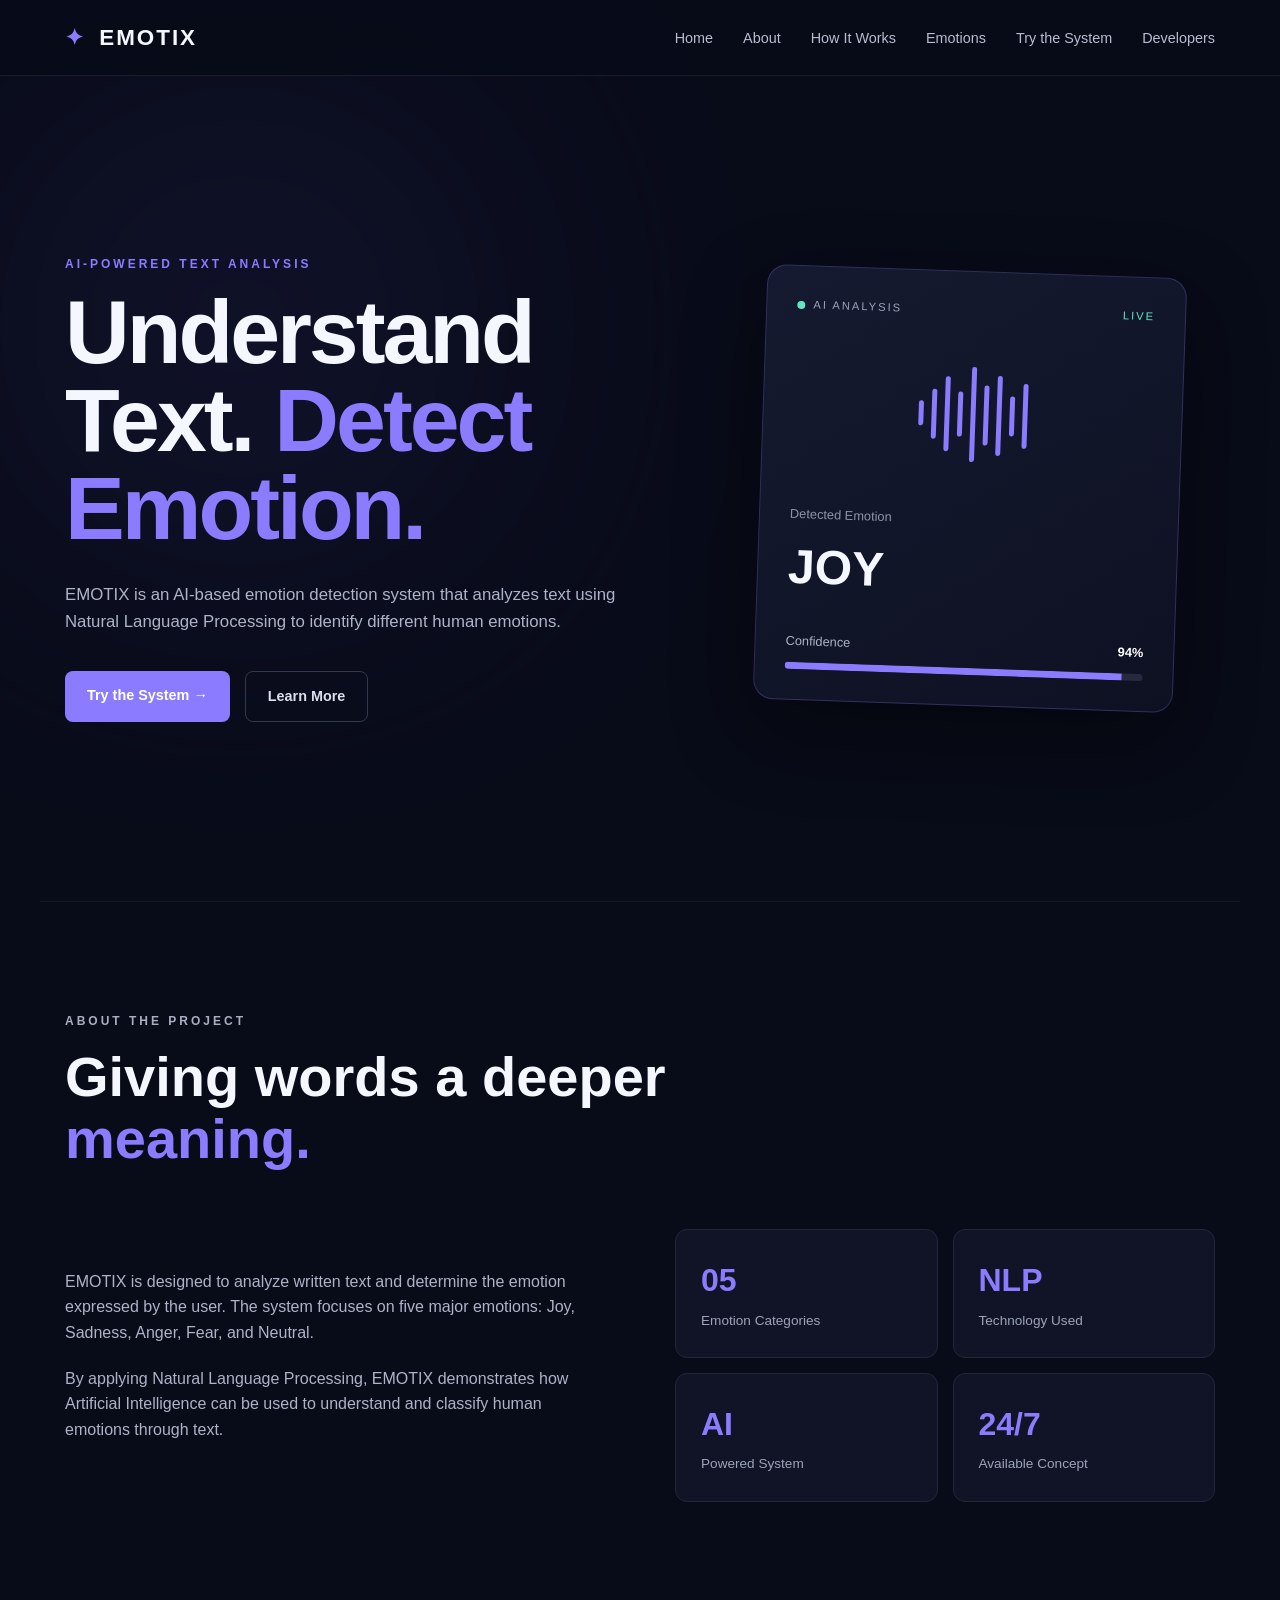
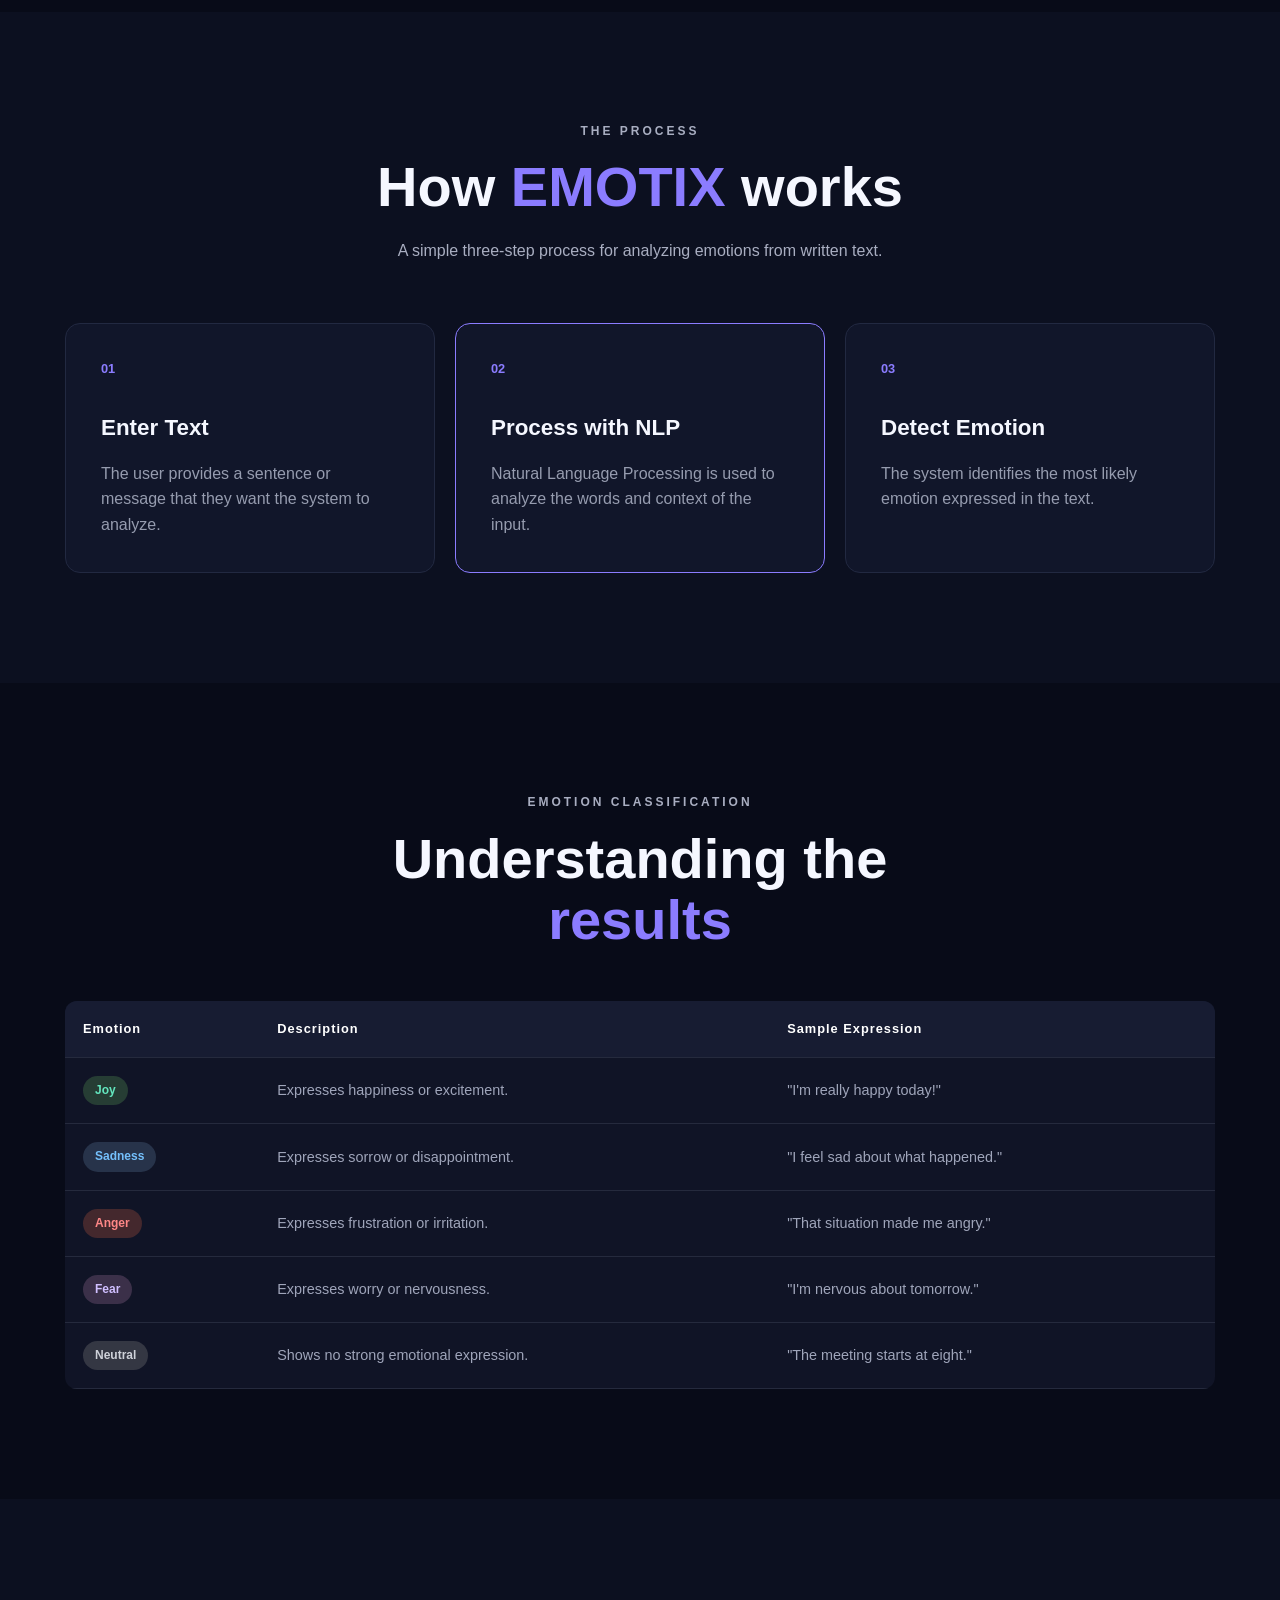
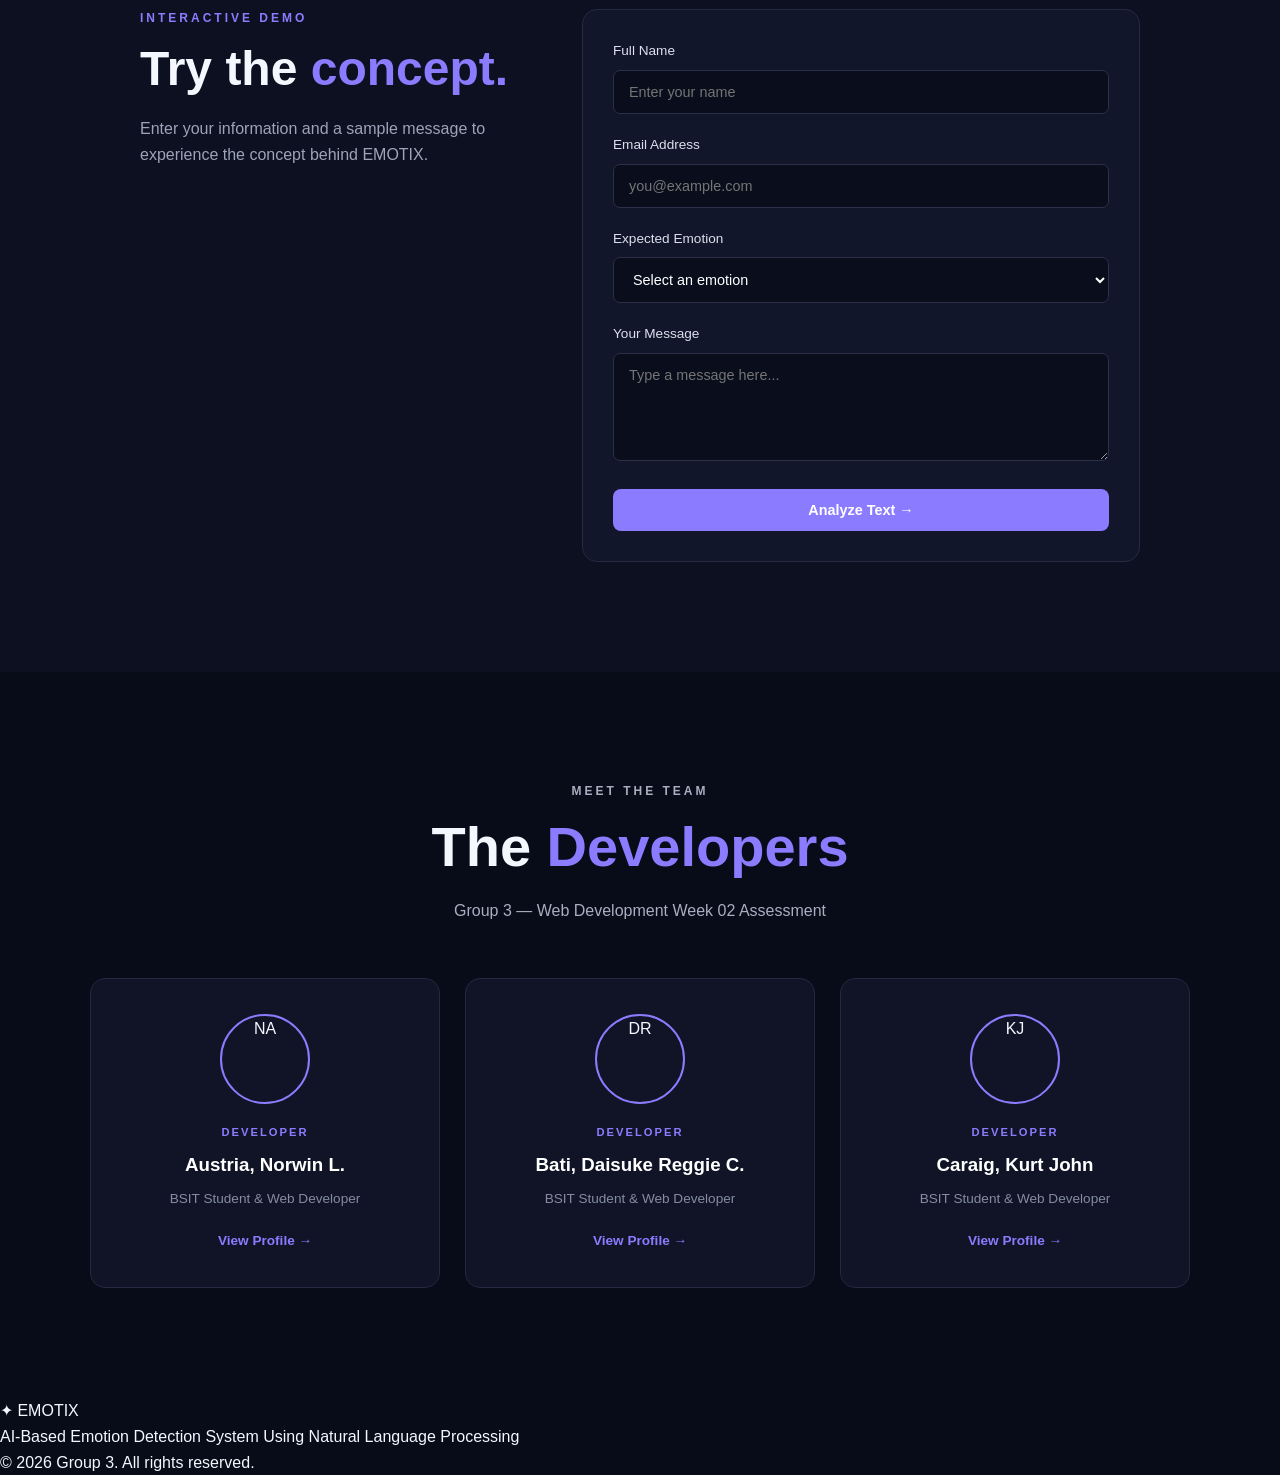
<file: EMOTIX/index.html>
<!doctype html>
<html lang="en">
  <head>
    <meta charset="UTF-8" />
    <meta name="viewport" content="width=device-width, initial-scale=1.0" />
    <meta
      name="description"
      content="EMOTIX - AI-Based Emotion Detection System using Natural Language Processing"
    />
    <title>EMOTIX | AI Emotion Detection</title>

    <link rel="stylesheet" href="style.css" />
  </head>

  <body>
    <!-- HEADER -->
    <header class="site-header">

    <nav class="navbar">

        <!-- HAMBURGER MENU -->
        <button class="hamburger" id="hamburger" aria-label="Open menu">
            <span></span>
            <span></span>
            <span></span>
        </button>

        <!-- LOGO -->
        <a href="index.html" class="logo">
            <span class="logo-icon">✦</span>
            EMOTIX
        </a>

        <!-- NAVIGATION -->
        <ul class="nav-links">

            <li>
                <a href="#home">Home</a>
            </li>

            <li>
                <a href="#about">About</a>
            </li>

            <li>
                <a href="#how-it-works">How It Works</a>
            </li>

            <li>
                <a href="#emotions">Emotions</a>
            </li>

            <li>
                <a href="#try-system">Try the System</a>
            </li>

            <li>
                <a href="#team">Developers</a>
            </li>

        </ul>

    </nav>

</header>

    <!-- MAIN CONTENT -->
    <main>
      <!-- HERO SECTION -->
      <section id="home" class="hero">
        <div class="hero-content">
          <p class="eyebrow">AI-POWERED TEXT ANALYSIS</p>

          <h1>
            Understand Text.
            <span>Detect Emotion.</span>
          </h1>

          <p class="hero-description">
            EMOTIX is an AI-based emotion detection system that analyzes text
            using Natural Language Processing to identify different human
            emotions.
          </p>

          <div class="hero-buttons">
            <a href="#try-system" class="btn btn-primary"> Try the System → </a>

            <a href="#how-it-works" class="btn btn-secondary"> Learn More </a>
          </div>
        </div>

        <!-- HERO VISUAL -->
        <div class="hero-visual">
          <div class="ai-card">
            <div class="card-top">
              <span class="status-dot"></span>
              AI ANALYSIS
              <span class="live">LIVE</span>
            </div>

            <div class="wave">
              <span></span>
              <span></span>
              <span></span>
              <span></span>
              <span></span>
              <span></span>
              <span></span>
              <span></span>
              <span></span>
            </div>

            <p class="analysis-label">Detected Emotion</p>

            <h2>JOY</h2>

            <div class="confidence">
              <div class="confidence-text">
                <span>Confidence</span>
                <strong>94%</strong>
              </div>

              <div class="progress">
                <div class="progress-bar"></div>
              </div>
            </div>
          </div>
        </div>
      </section>

      <!-- ABOUT SECTION -->
      <section id="about" class="about section">
        <div class="section-heading">
          <p class="eyebrow">ABOUT THE PROJECT</p>

          <h2>
            Giving words a deeper
            <span>meaning.</span>
          </h2>
        </div>

        <div class="about-content">
          <div class="about-text">
            <p>
              EMOTIX is designed to analyze written text and determine the
              emotion expressed by the user. The system focuses on five major
              emotions: Joy, Sadness, Anger, Fear, and Neutral.
            </p>

            <p>
              By applying Natural Language Processing, EMOTIX demonstrates how
              Artificial Intelligence can be used to understand and classify
              human emotions through text.
            </p>
          </div>

          <div class="stats-grid">
            <div class="stat-card">
              <strong>05</strong>
              <span>Emotion Categories</span>
            </div>

            <div class="stat-card">
              <strong>NLP</strong>
              <span>Technology Used</span>
            </div>

            <div class="stat-card">
              <strong>AI</strong>
              <span>Powered System</span>
            </div>

            <div class="stat-card">
              <strong>24/7</strong>
              <span>Available Concept</span>
            </div>
          </div>
        </div>
      </section>

      <!-- HOW IT WORKS -->
      <section id="how-it-works" class="how-section section">
        <div class="section-heading center">
          <p class="eyebrow">THE PROCESS</p>

          <h2>How <span>EMOTIX</span> works</h2>

          <p>
            A simple three-step process for analyzing emotions from written
            text.
          </p>
        </div>

        <div class="process-grid">
          <article class="process-card">
            <div class="step-number">01</div>

            <h3>Enter Text</h3>

            <p>
              The user provides a sentence or message that they want the system
              to analyze.
            </p>
          </article>

          <article class="process-card featured">
            <div class="step-number">02</div>

            <h3>Process with NLP</h3>

            <p>
              Natural Language Processing is used to analyze the words and
              context of the input.
            </p>
          </article>

          <article class="process-card">
            <div class="step-number">03</div>

            <h3>Detect Emotion</h3>

            <p>
              The system identifies the most likely emotion expressed in the
              text.
            </p>
          </article>
        </div>
      </section>

      <!-- EMOTIONS TABLE -->
      <section id="emotions" class="emotions section">
        <div class="section-heading center">
          <p class="eyebrow">EMOTION CLASSIFICATION</p>

          <h2>Understanding the <span>results</span></h2>
        </div>

        <div class="table-container">
          <table>
            <thead>
              <tr>
                <th>Emotion</th>
                <th>Description</th>
                <th>Sample Expression</th>
              </tr>
            </thead>

            <tbody>
              <tr>
                <td>
                  <span class="emotion-badge joy"> Joy </span>
                </td>

                <td>Expresses happiness or excitement.</td>

                <td>"I'm really happy today!"</td>
              </tr>

              <tr>
                <td>
                  <span class="emotion-badge sadness"> Sadness </span>
                </td>

                <td>Expresses sorrow or disappointment.</td>

                <td>"I feel sad about what happened."</td>
              </tr>

              <tr>
                <td>
                  <span class="emotion-badge anger"> Anger </span>
                </td>

                <td>Expresses frustration or irritation.</td>

                <td>"That situation made me angry."</td>
              </tr>

              <tr>
                <td>
                  <span class="emotion-badge fear"> Fear </span>
                </td>

                <td>Expresses worry or nervousness.</td>

                <td>"I'm nervous about tomorrow."</td>
              </tr>

              <tr>
                <td>
                  <span class="emotion-badge neutral"> Neutral </span>
                </td>

                <td>Shows no strong emotional expression.</td>

                <td>"The meeting starts at eight."</td>
              </tr>
            </tbody>
          </table>
        </div>
      </section>

      <!-- FORM -->
      <section id="try-system" class="try-section section">
        <div class="form-wrapper">
          <div class="form-intro">
            <p class="eyebrow">INTERACTIVE DEMO</p>

            <h2>Try the <span>concept.</span></h2>

            <p>
              Enter your information and a sample message to experience the
              concept behind EMOTIX.
            </p>
          </div>

          <form class="emotion-form">
            <div class="form-group">
              <label for="name"> Full Name </label>

              <input
                type="text"
                id="name"
                name="name"
                placeholder="Enter your name"
                required
              />
            </div>

            <div class="form-group">
              <label for="email"> Email Address </label>

              <input
                type="email"
                id="email"
                name="email"
                placeholder="you@example.com"
                required
              />
            </div>

            <div class="form-group">
              <label for="emotion"> Expected Emotion </label>

              <select id="emotion" name="emotion">
                <option value="">Select an emotion</option>

                <option value="joy">Joy</option>

                <option value="sadness">Sadness</option>

                <option value="anger">Anger</option>

                <option value="fear">Fear</option>

                <option value="neutral">Neutral</option>
              </select>
            </div>

            <div class="form-group">
              <label for="message"> Your Message </label>

              <textarea
                id="message"
                name="message"
                rows="5"
                placeholder="Type a message here..."
                required
              ></textarea>
            </div>

            <button type="submit" class="btn btn-primary submit-btn">
              Analyze Text →
            </button>
          </form>
        </div>
      </section>

      <!-- DEVELOPERS -->
      <section id="team" class="team section">
        <div class="section-heading center">
          <p class="eyebrow">MEET THE TEAM</p>

          <h2>The <span>Developers</span></h2>

          <p>Group 3 — Web Development Week 02 Assessment</p>
        </div>

        <div class="team-grid">
          <!-- NORWIN -->
          <article class="developer-card">
            <div class="developer-avatar">NA</div>

            <p class="developer-role">DEVELOPER</p>

            <h3>Austria, Norwin L.</h3>

            <p>BSIT Student & Web Developer</p>

            <a href="norwin.html" class="profile-link"> View Profile → </a>
          </article>

          <!-- DAISUKE -->
          <article class="developer-card">
            <div class="developer-avatar">DR</div>

            <p class="developer-role">DEVELOPER</p>

            <h3>Bati, Daisuke Reggie C.</h3>

            <p>BSIT Student & Web Developer</p>

            <a href="daisuke.html" class="profile-link"> View Profile → </a>
          </article>

          <!-- KURT -->
          <article class="developer-card">
            <div class="developer-avatar">KJ</div>

            <p class="developer-role">DEVELOPER</p>

            <h3>Caraig, Kurt John</h3>

            <p>BSIT Student & Web Developer</p>

            <a href="kurt.html" class="profile-link"> View Profile → </a>
          </article>
        </div>
      </section>
    </main>

    <!-- FOOTER -->
    <footer class="site-footer">
      <div class="footer-logo">✦ EMOTIX</div>

      <p>AI-Based Emotion Detection System Using Natural Language Processing</p>

      <p class="copyright">© 2026 Group 3. All rights reserved.</p>
    </footer>
  </body>
</html>
    <script>
        const hamburger = document.getElementById("hamburger");
        const navLinks = document.querySelector(".nav-links");

        hamburger.addEventListener("click", function () {
            navLinks.classList.toggle("active");
        });

        navLinks.querySelectorAll("a").forEach((link) => {
            link.addEventListener("click", () => {
                navLinks.classList.remove("active");
            });
        });
    </script>
</body>
</html>
</file>
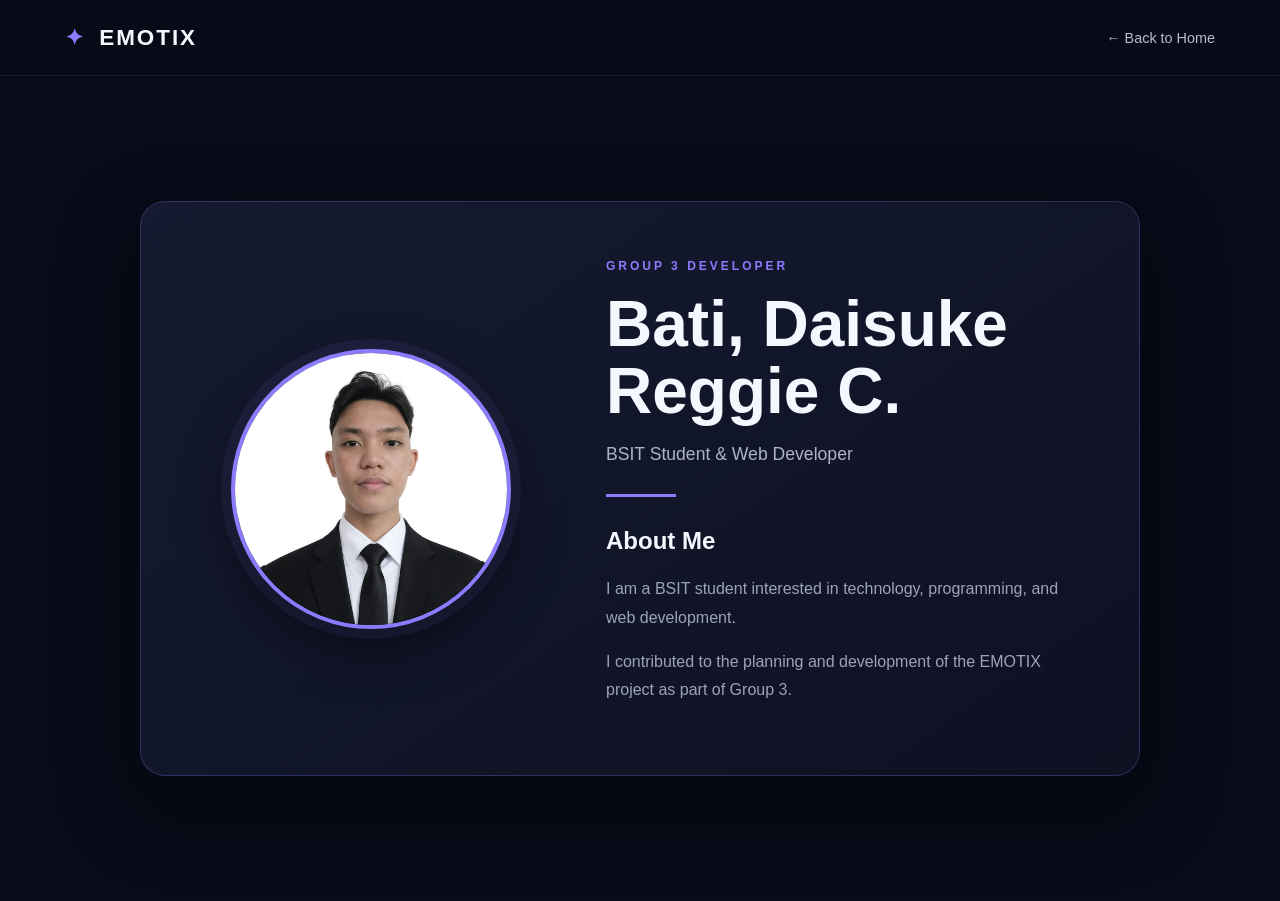
<file: EMOTIX/daisuke.html>
<!doctype html>
<html lang="en">
  <head>
    <meta charset="UTF-8" />
    <meta name="viewport" content="width=device-width, initial-scale=1.0" />

    <title>Daisuke Reggie Bati | EMOTIX</title>

    <link rel="stylesheet" href="style.css" />
  </head>

  <body>
    <header class="site-header">
      <nav class="navbar">
        <a href="index.html" class="logo">
          <span class="logo-icon">✦</span>
          EMOTIX
        </a>

        <ul class="nav-links">
          <li>
            <a href="index.html">← Back to Home</a>
          </li>
        </ul>
      </nav>
    </header>

    <main>
      <section class="section profile-section">

    <div class="profile-card">

        <!-- PROFILE PHOTO -->
        <div class="profile-photo-container">
            <img 
                src="images/daisuke.jpg" 
                alt="Daisuke Reggie Bati"
                class="profile-photo"
            >
        </div>

        <!-- PROFILE INFORMATION -->
        <div class="profile-info">

            <p class="eyebrow">GROUP 3 DEVELOPER</p>

            <h1>Bati, Daisuke Reggie C.</h1>

            <p class="profile-description">
                BSIT Student & Web Developer
            </p>

            <div class="profile-divider"></div>

            <div class="profile-about">
                <h2>About Me</h2>

                <p>
                    I am a BSIT student interested in technology,
                    programming, and web development.
                </p>

                <p>
                    I contributed to the planning and development
                    of the EMOTIX project as part of Group 3.
                </p>
            </div>

        </div>

    </div>

</section>
</file>
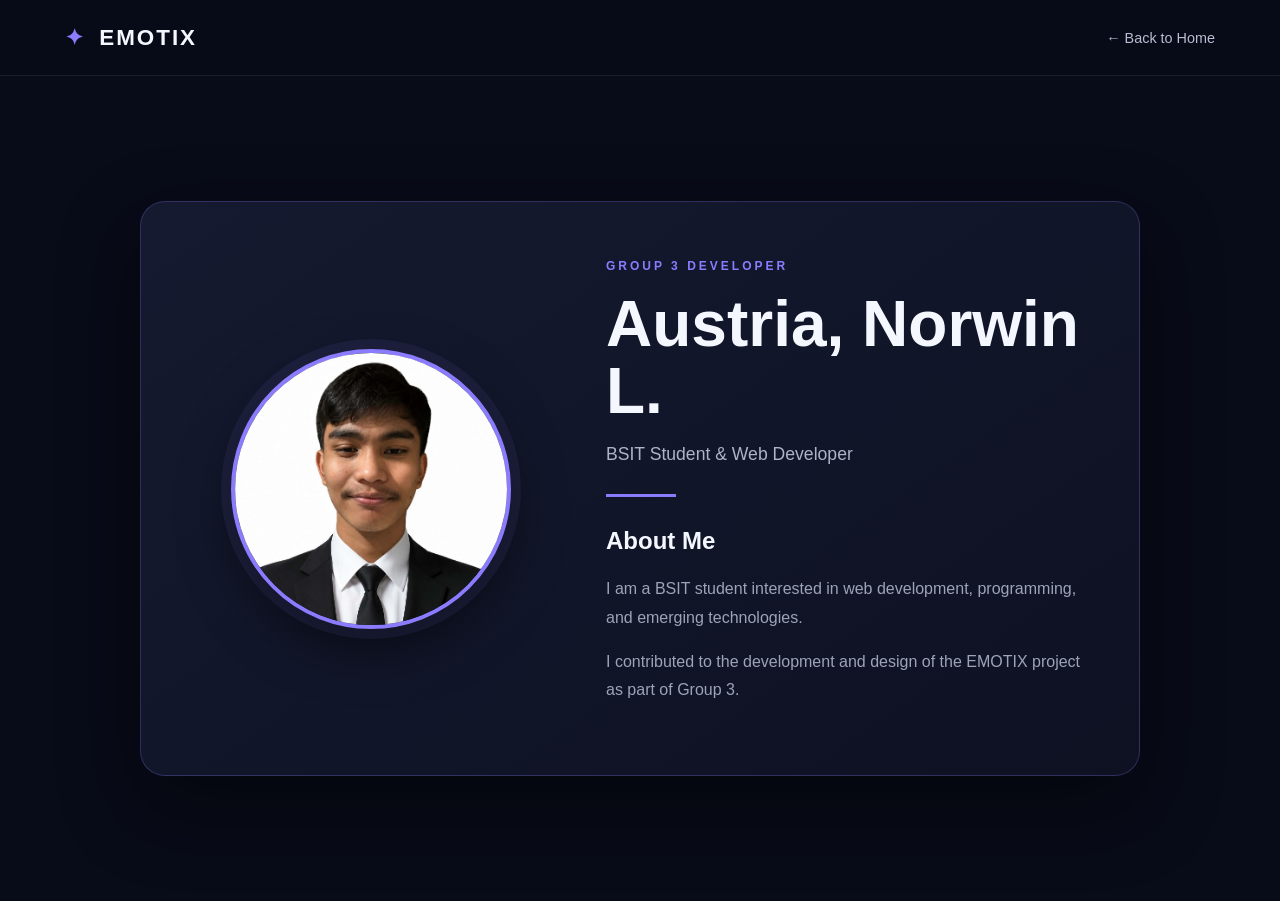
<file: EMOTIX/norwin.html>
<!doctype html>
<html lang="en">
  <head>
    <meta charset="UTF-8" />
    <meta name="viewport" content="width=device-width, initial-scale=1.0" />

    <title>Norwin Austria | EMOTIX</title>

    <link rel="stylesheet" href="style.css" />
  </head>

  <body>
    <header class="site-header">
      <nav class="navbar">
        <a href="index.html" class="logo">
          <span class="logo-icon">✦</span>
          EMOTIX
        </a>

        <ul class="nav-links">
          <li>
            <a href="index.html">← Back to Home</a>
          </li>
        </ul>
      </nav>
    </header>

    <main>
    
<section class="section profile-section"> 

    <div class="profile-card"> 

        <!-- PROFILE PHOTO --> 
        <div class="profile-photo-container"> 
            <img  
                src="images/norwin.jpg"  
                alt="Norwin Austria" 
                class="profile-photo" 
            > 
        </div> 

        <!-- PROFILE INFORMATION --> 
        <div class="profile-info"> 

            <p class="eyebrow">GROUP 3 DEVELOPER</p> 

            <h1>Austria, Norwin L.</h1> 

            <p class="profile-description"> 
                BSIT Student & Web Developer 
            </p> 

            <div class="profile-divider"></div> 

            <div class="profile-about"> 
                <h2>About Me</h2> 

                <p> 
                    I am a BSIT student interested in web development, 
                    programming, and emerging technologies. 
                </p> 

                <p> 
                    I contributed to the development and design 
                    of the EMOTIX project as part of Group 3. 
                </p> 
            </div> 

        </div> 

    </div> 

</section>
</file>
<file: EMOTIX/style.css>
/* ================================
   GLOBAL STYLES
================================ */

* {
  box-sizing: border-box;
  margin: 0;
  padding: 0;
}

html {
  scroll-behavior: smooth;
}

body {
  font-family: Arial, Helvetica, sans-serif;
  background: #080b18;
  color: #f5f7ff;
  line-height: 1.6;
}

a {
  text-decoration: none;
  color: inherit;
}

ul {
  list-style: none;
}

/* ================================
   HEADER / NAVIGATION
================================ */

.site-header {
  width: 100%;
  position: sticky;
  top: 0;
  z-index: 1000;
  background: rgba(8, 11, 24, 0.92);
  border-bottom: 1px solid rgba(255, 255, 255, 0.08);
  backdrop-filter: blur(12px);
}

.navbar {
  max-width: 1200px;
  margin: auto;
  min-height: 75px;

  display: flex;
  align-items: center;
  justify-content: space-between;

  padding: 0 25px;
}

.logo {
  font-size: 1.4rem;
  font-weight: 800;
  letter-spacing: 2px;
}

.logo-icon {
  color: #8b7cff;
  margin-right: 6px;
}

.nav-links {
  display: flex;
  gap: 30px;
}

.nav-links a {
  color: #b9bdd0;
  font-size: 0.9rem;
  transition: 0.3s;
}

.nav-links a:hover {
  color: #ffffff;
}

/* ================================
   GENERAL SECTIONS
================================ */

.section {
  max-width: 1200px;
  margin: auto;
  padding: 110px 25px;
}

.eyebrow {
  color: #8b7cff;
  font-size: 0.75rem;
  font-weight: 700;
  letter-spacing: 3px;
  margin-bottom: 15px;
}

.section-heading {
  max-width: 650px;
}

.section-heading.center {
  text-align: center;
  margin: auto;
}

.section-heading h2 {
  font-size: clamp(2rem, 5vw, 3.5rem);
  line-height: 1.1;
  margin-bottom: 20px;
}

.section-heading h2 span,
.hero h1 span,
.form-intro h2 span {
  color: #8b7cff;
}

.section-heading p {
  color: #a9aec1;
}

/* ================================
   HERO
================================ */

.hero {
  min-height: calc(100vh - 75px);
  max-width: 1200px;
  margin: auto;

  padding: 80px 25px;

  display: grid;
  grid-template-columns: 1.1fr 0.9fr;
  align-items: center;
  gap: 60px;

  position: relative;
}

.hero::before {
  content: "";
  position: absolute;
  width: 400px;
  height: 400px;
  background: #6c5ce7;
  filter: blur(160px);
  opacity: 0.18;
  border-radius: 50%;
  top: 50px;
  left: 0;
  z-index: -1;
}

.hero h1 {
  font-size: clamp(3rem, 7vw, 5.8rem);
  line-height: 0.98;
  letter-spacing: -3px;
  margin-bottom: 30px;
}

.hero-description {
  color: #aeb3c7;
  max-width: 600px;
  font-size: 1.05rem;
  margin-bottom: 35px;
}

.hero-buttons {
  display: flex;
  gap: 15px;
  flex-wrap: wrap;
}

/* ================================
   BUTTONS
================================ */

.btn {
  display: inline-block;
  padding: 13px 22px;
  border-radius: 8px;
  font-size: 0.9rem;
  font-weight: 700;
  transition: 0.3s;
}

.btn-primary {
  background: #8b7cff;
  color: white;
}

.btn-primary:hover {
  transform: translateY(-3px);
  background: #7666ef;
}

.btn-secondary {
  border: 1px solid #34384d;
  color: #dce0ee;
}

.btn-secondary:hover {
  border-color: #8b7cff;
}

/* ================================
   AI CARD
================================ */

.hero-visual {
  display: flex;
  justify-content: center;
}

.ai-card {
  width: 100%;
  max-width: 420px;
  padding: 30px;
  border-radius: 20px;

  background: linear-gradient(145deg, #151a30, #0e1122);

  border: 1px solid rgba(139, 124, 255, 0.25);

  box-shadow: 0 30px 80px rgba(0, 0, 0, 0.4);

  transform: rotate(2deg);
}

.card-top {
  display: flex;
  align-items: center;
  gap: 8px;

  font-size: 0.7rem;
  color: #9da3ba;
  letter-spacing: 2px;
}

.status-dot {
  width: 8px;
  height: 8px;
  background: #63e6be;
  border-radius: 50%;
}

.live {
  margin-left: auto;
  color: #63e6be;
}

.wave {
  height: 100px;
  margin: 45px 0;

  display: flex;
  align-items: center;
  justify-content: center;
  gap: 8px;
}

.wave span {
  display: block;
  width: 5px;
  border-radius: 10px;
  background: #8b7cff;
}

.wave span:nth-child(1) {
  height: 25px;
}

.wave span:nth-child(2) {
  height: 50px;
}

.wave span:nth-child(3) {
  height: 75px;
}

.wave span:nth-child(4) {
  height: 45px;
}

.wave span:nth-child(5) {
  height: 95px;
}

.wave span:nth-child(6) {
  height: 60px;
}

.wave span:nth-child(7) {
  height: 80px;
}

.wave span:nth-child(8) {
  height: 40px;
}

.wave span:nth-child(9) {
  height: 65px;
}

.analysis-label {
  color: #8e94aa;
  font-size: 0.8rem;
}

.ai-card h2 {
  font-size: 3rem;
  margin: 5px 0 25px;
}

.confidence-text {
  display: flex;
  justify-content: space-between;
  color: #aeb3c7;
  font-size: 0.8rem;
}

.confidence-text strong {
  color: white;
}

.progress {
  height: 7px;
  background: #252a40;
  border-radius: 10px;
  margin-top: 10px;
  overflow: hidden;
}

.progress-bar {
  width: 94%;
  height: 100%;
  background: #8b7cff;
}

/* ================================
   ABOUT
================================ */

.about {
  border-top: 1px solid rgba(255, 255, 255, 0.05);
}

.about-content {
  margin-top: 60px;

  display: grid;
  grid-template-columns: 1fr 1fr;
  gap: 70px;
  align-items: center;
}

.about-text p {
  color: #aeb3c7;
  margin-bottom: 20px;
  font-size: 1rem;
}

.stats-grid {
  display: grid;
  grid-template-columns: repeat(2, 1fr);
  gap: 15px;
}

.stat-card {
  padding: 25px;
  background: #101426;
  border: 1px solid #20263b;
  border-radius: 12px;
}

.stat-card strong {
  display: block;
  font-size: 2rem;
  color: #8b7cff;
}

.stat-card span {
  color: #9da3b8;
  font-size: 0.85rem;
}

/* ================================
   HOW IT WORKS
================================ */

.how-section {
  background: #0c1020;
  max-width: none;
  padding-left: max(25px, calc((100% - 1150px) / 2));
  padding-right: max(25px, calc((100% - 1150px) / 2));
}

.process-grid {
  margin-top: 60px;

  display: grid;
  grid-template-columns: repeat(3, 1fr);
  gap: 20px;
}

.process-card {
  padding: 35px;
  background: #11162a;
  border: 1px solid #222941;
  border-radius: 15px;

  transition: 0.3s;
}

.process-card:hover {
  transform: translateY(-8px);
  border-color: #8b7cff;
}

.process-card.featured {
  border-color: #8b7cff;
}

.step-number {
  color: #8b7cff;
  font-size: 0.8rem;
  font-weight: bold;
  margin-bottom: 30px;
}

.process-card h3 {
  font-size: 1.4rem;
  margin-bottom: 15px;
}

.process-card p {
  color: #969caf;
}

/* ================================
   TABLE
================================ */

.table-container {
  margin-top: 50px;
  overflow-x: auto;
}

table {
  width: 100%;
  border-collapse: collapse;
  min-width: 700px;
  background: #101426;
  border-radius: 12px;
  overflow: hidden;
}

thead {
  background: #171c32;
}

th,
td {
  padding: 18px;
  text-align: left;
  border-bottom: 1px solid #252a3d;
}

th {
  color: #ffffff;
  font-size: 0.8rem;
  letter-spacing: 1px;
}

td {
  color: #9fa5ba;
  font-size: 0.9rem;
}

.emotion-badge {
  display: inline-block;
  padding: 5px 12px;
  border-radius: 50px;
  font-size: 0.75rem;
  font-weight: bold;
}

.joy {
  background: #263d34;
  color: #63e6be;
}

.sadness {
  background: #27334a;
  color: #74c0fc;
}

.anger {
  background: #44282d;
  color: #ff8787;
}

.fear {
  background: #3b3049;
  color: #d0bfff;
}

.neutral {
  background: #343743;
  color: #ced1d9;
}

/* ================================
   FORM
================================ */

.try-section {
  background: #0c1020;
  max-width: none;

  padding-left: max(25px, calc((100% - 1000px) / 2));
  padding-right: max(25px, calc((100% - 1000px) / 2));
}

.form-wrapper {
  display: grid;
  grid-template-columns: 0.8fr 1.2fr;
  gap: 70px;
  align-items: start;
}

.form-intro h2 {
  font-size: 3rem;
  line-height: 1.1;
  margin-bottom: 20px;
}

.form-intro > p:last-child {
  color: #9da3b8;
}

.emotion-form {
  background: #11162a;
  border: 1px solid #242a40;
  border-radius: 15px;
  padding: 30px;
}

.form-group {
  margin-bottom: 20px;
}

.form-group label {
  display: block;
  color: #dce0ed;
  font-size: 0.85rem;
  margin-bottom: 8px;
}

.form-group input,
.form-group select,
.form-group textarea {
  width: 100%;
  padding: 13px 15px;

  background: #090d1c;
  border: 1px solid #2a3046;
  border-radius: 7px;

  color: white;
  font-family: inherit;
  font-size: 0.9rem;

  outline: none;
}

.form-group input:focus,
.form-group select:focus,
.form-group textarea:focus {
  border-color: #8b7cff;
}

.form-group textarea {
  resize: vertical;
}

.submit-btn {
  border: none;
  cursor: pointer;
  width: 100%;
}

/* ================================
   DEVELOPERS SECTION - FIX
================================ */

.team {
  text-align: center;
}

.team-grid {
  width: 100%;
  max-width: 1100px;
  margin: 55px auto 0;

  display: grid;
  grid-template-columns: repeat(3, 1fr);
  gap: 25px;
}

.developer-card {
  padding: 35px 25px;

  background: #101426;
  border: 1px solid #222941;
  border-radius: 15px;

  text-align: center;

  transition: 0.3s;
}

.developer-card:hover {
  transform: translateY(-7px);
  border-color: #8b7cff;
}

.developer-avatar {
    width: 90px;
    height: 90px;
    margin: 0 auto 20px;
    display: block;
    border-radius: 50%;
    object-fit: cover;
    border: 2px solid #8b7cff;
}
.developer-role {
  color: #8b7cff;
  font-size: 0.7rem;
  font-weight: bold;
  letter-spacing: 2px;
}

.developer-card h3 {
  margin: 8px 0;
  color: #ffffff;
}

.developer-card > p:not(.developer-role) {
  color: #858ca2;
  font-size: 0.85rem;
}

.profile-link {
  display: inline-block;
  margin-top: 20px;

  color: #8b7cff;
  font-size: 0.85rem;
  font-weight: bold;

  transition: 0.3s;
}

.profile-link:hover {
  color: #ffffff;
}

/* ================================
   MOBILE
================================ */

@media (max-width: 768px) {
  .team-grid {
    grid-template-columns: 1fr;
    max-width: 500px;
  }
}

/* ================================
   RESPONSIVE DESIGN
================================ */

@media (max-width: 768px) {
  /* Navigation */
  .navbar {
    flex-direction: column;
    justify-content: center;
    gap: 15px;
    padding: 20px;
  }

  .nav-links {
    flex-wrap: wrap;
    justify-content: center;
    gap: 12px 18px;
  }

  /* Hero */
  .hero {
    grid-template-columns: 1fr;
    text-align: center;
    padding-top: 60px;
  }

  .hero-description {
    margin-left: auto;
    margin-right: auto;
  }

  .hero-buttons {
    justify-content: center;
  }

  .hero h1 {
    letter-spacing: -2px;
  }

  .hero-visual {
    margin-top: 20px;
  }

  /* About */
  .about-content {
    grid-template-columns: 1fr;
    gap: 40px;
  }

  /* Process */
  .process-grid {
    grid-template-columns: 1fr;
  }

  /* Form */
  .form-wrapper {
    grid-template-columns: 1fr;
    gap: 40px;
  }

  /* Team */
  .team-grid {
    grid-template-columns: 1fr;
  }

  /* Sections */
  .section {
    padding-top: 80px;
    padding-bottom: 80px;
  }
}
.profile-about {
  max-width: 700px;
  margin: 50px auto 0;
  padding: 35px;

  text-align: center;

  background: #101426;
  border: 1px solid #222941;
  border-radius: 15px;
}

.profile-about h2 {
  margin-bottom: 20px;
  font-size: 2rem;
}

.profile-about p {
  color: #9da3b8;
  margin-bottom: 15px;
}
/* ================================
   DEVELOPER PROFILE
================================ */

.profile-section {
    min-height: calc(100vh - 75px);

    display: flex;
    align-items: center;
    justify-content: center;

    padding: 80px 25px;
}

.profile-card {
    width: 100%;
    max-width: 1000px;

    display: grid;
    grid-template-columns: 350px 1fr;

    gap: 60px;

    padding: 55px;

    background: linear-gradient(
        145deg,
        #151a30,
        #0e1122
    );

    border: 1px solid rgba(139, 124, 255, 0.25);

    border-radius: 25px;

    box-shadow:
        0 30px 80px rgba(0, 0, 0, 0.45);

    align-items: center;
}


/* PROFILE PHOTO */

.profile-photo-container {
    display: flex;
    justify-content: center;
    align-items: center;
}

.profile-photo {
    width: 280px;
    height: 280px;

    object-fit: cover;

    border-radius: 50%;

    border: 4px solid #8b7cff;

    box-shadow:
        0 0 0 10px rgba(139, 124, 255, 0.08),
        0 20px 50px rgba(0, 0, 0, 0.5);
}


/* PROFILE INFORMATION */

.profile-info {
    text-align: left;
}

.profile-info h1 {
    font-size: clamp(2.3rem, 5vw, 4rem);

    line-height: 1.05;

    margin-bottom: 15px;
}

.profile-description {
    color: #aeb3c7;

    font-size: 1.1rem;

    margin-bottom: 25px;
}


/* DIVIDER */

.profile-divider {
    width: 70px;
    height: 3px;

    background: #8b7cff;

    margin: 25px 0;
}


/* ABOUT */

.profile-about {
    max-width: 650px;

    margin: 0;

    padding: 0;

    background: transparent;

    border: none;

    text-align: left;
}

.profile-about h2 {
    font-size: 1.5rem;

    margin-bottom: 15px;
}

.profile-about p {
    color: #9da3b8;

    line-height: 1.8;

    margin-bottom: 15px;
}
/* ================================
   PROFILE MOBILE
================================ */

@media (max-width: 768px) {

    .profile-card {
        grid-template-columns: 1fr;

        gap: 35px;

        padding: 35px 25px;

        text-align: center;
    }

    .profile-info {
        text-align: center;
    }

    .profile-photo {
        width: 200px;
        height: 200px;
    }

    .profile-divider {
        margin: 25px auto;
    }

    .profile-about {
        text-align: center;
    }
}
/* =================================
   HAMBURGER MENU
================================= */

.hamburger {
    display: none;

    width: 42px;
    height: 42px;

    padding: 8px;

    background: transparent;

    border: 1px solid rgba(139, 124, 255, 0.4);

    border-radius: 10px;

    cursor: pointer;

    flex-direction: column;

    justify-content: center;

    align-items: center;

    gap: 5px;
}

.hamburger span {
    display: block;

    width: 22px;
    height: 2px;

    background: #ffffff;

    border-radius: 5px;

    transition: 0.3s;
}
/* =================================
   MOBILE NAVIGATION
================================= */

@media (max-width: 768px) {

    .navbar {
        position: relative;
    }

    /* SHOW HAMBURGER */

    .hamburger {
        display: flex;
    }

    /* HIDE DESKTOP NAVIGATION */

    .nav-links {
        display: none;

        position: absolute;

        top: 70px;
        left: 15px;

        width: 220px;

        flex-direction: column;

        gap: 5px;

        padding: 15px;

        background: #11152a;

        border: 1px solid rgba(139, 124, 255, 0.3);

        border-radius: 15px;

        box-shadow:
            0 20px 50px rgba(0, 0, 0, 0.5);

        z-index: 1000;
    }

    /* SHOW MENU WHEN ACTIVE */

    .nav-links.active {
        display: flex;
    }

    .nav-links li {
        width: 100%;
    }

    .nav-links a {
        display: block;

        width: 100%;

        padding: 12px 15px;

        border-radius: 8px;
    }

    .nav-links a:hover {
        background: rgba(139, 124, 255, 0.12);
    }

}
/* HAMBURGER BUTTON */

.hamburger {
    display: none;

    width: 42px;
    height: 42px;

    padding: 8px;

    background: transparent;

    border: 1px solid rgba(139, 124, 255, 0.4);

    border-radius: 10px;

    cursor: pointer;

    flex-direction: column;
    justify-content: center;
    align-items: center;

    gap: 5px;
}

.hamburger span {
    width: 22px;
    height: 2px;

    background: white;

    border-radius: 5px;
}
@media (max-width: 768px) {

    .navbar {
        position: relative;
        justify-content: flex-start;
    }

    /* SHOW HAMBURGER */
    .hamburger {
        display: flex;

        position: absolute;

        left: 15px;
        top: 50%;

        transform: translateY(-50%);

        z-index: 1001;
    }

    /* MOVE LOGO AWAY FROM HAMBURGER */
    .logo {
        margin-left: 60px;
    }

    /* HIDE NAVIGATION */
    .nav-links {
        display: none;

        position: absolute;

        top: 70px;
        left: 15px;

        width: 220px;

        flex-direction: column;

        padding: 15px;

        gap: 5px;

        background: #11152a;

        border: 1px solid rgba(139, 124, 255, 0.3);

        border-radius: 15px;

        z-index: 1000;
    }

    /* SHOW NAVIGATION */
    .nav-links.active {
        display: flex;
    }

}
</file>
